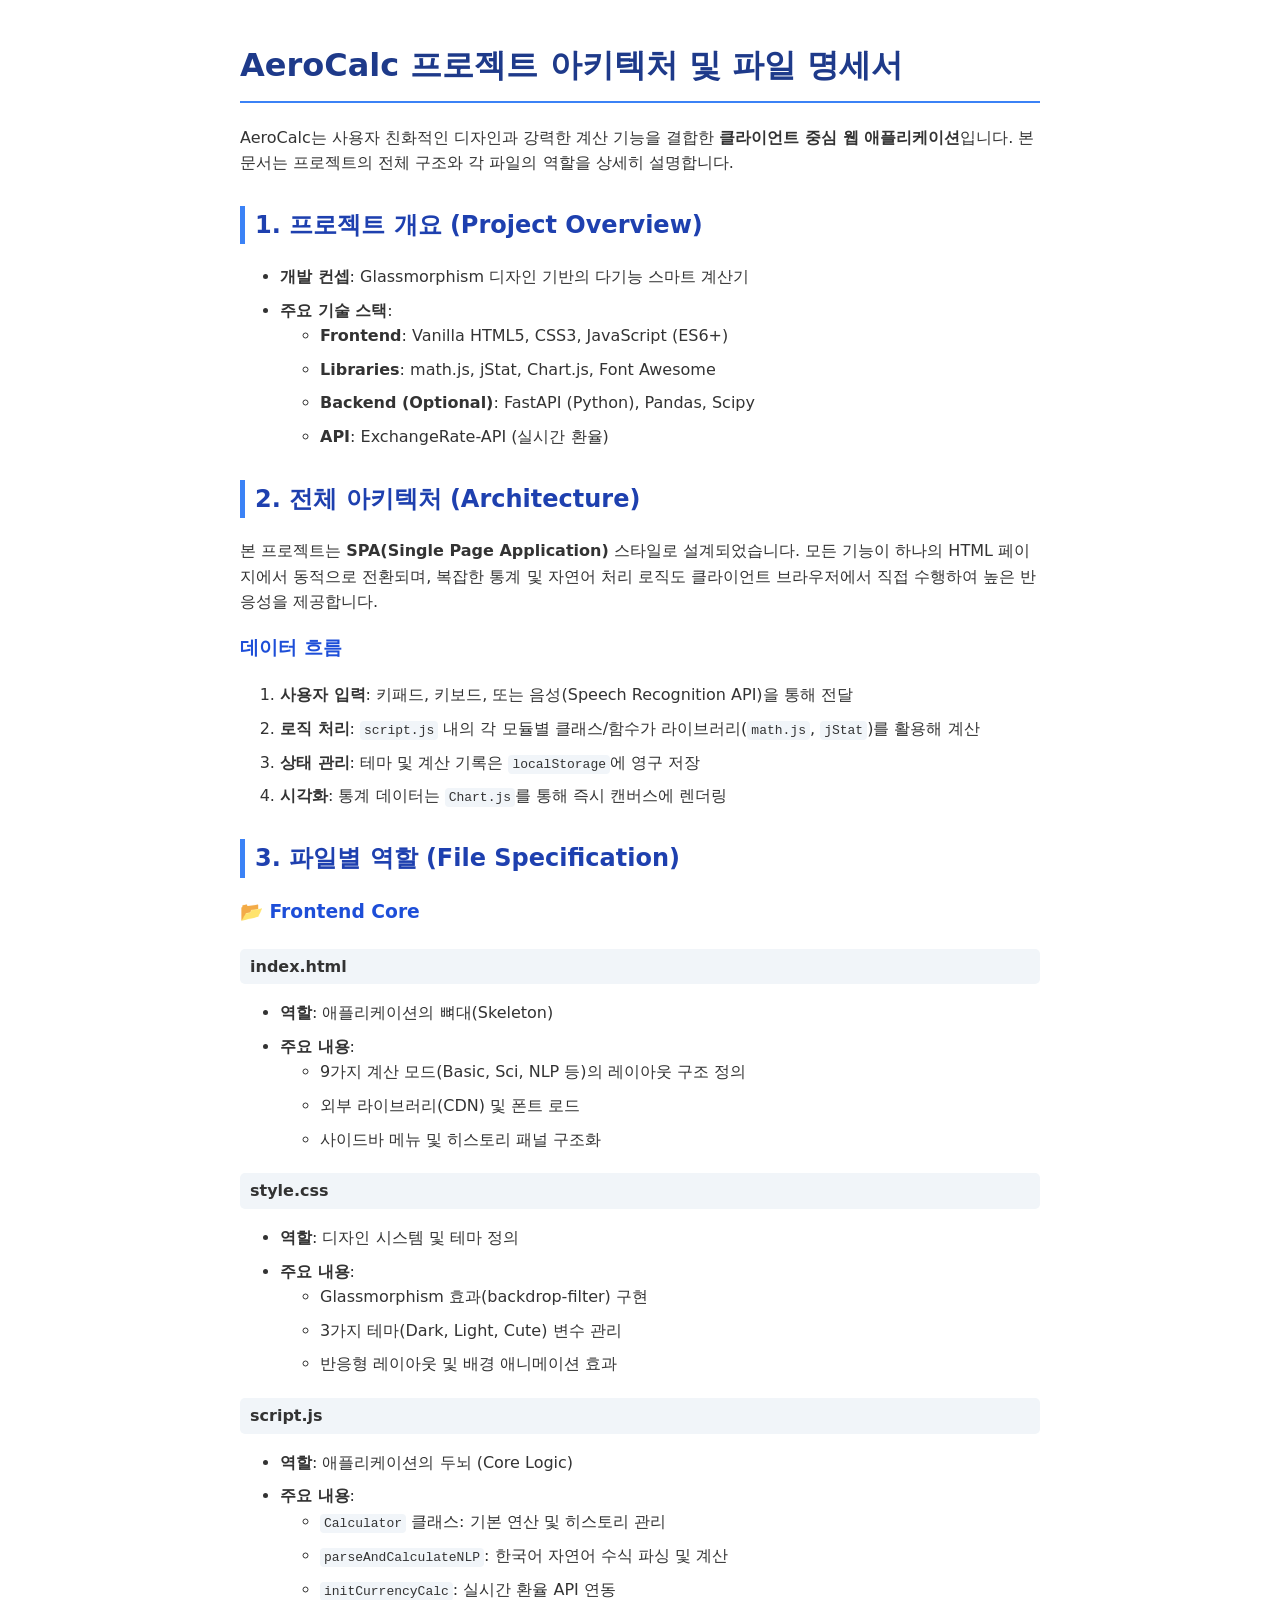
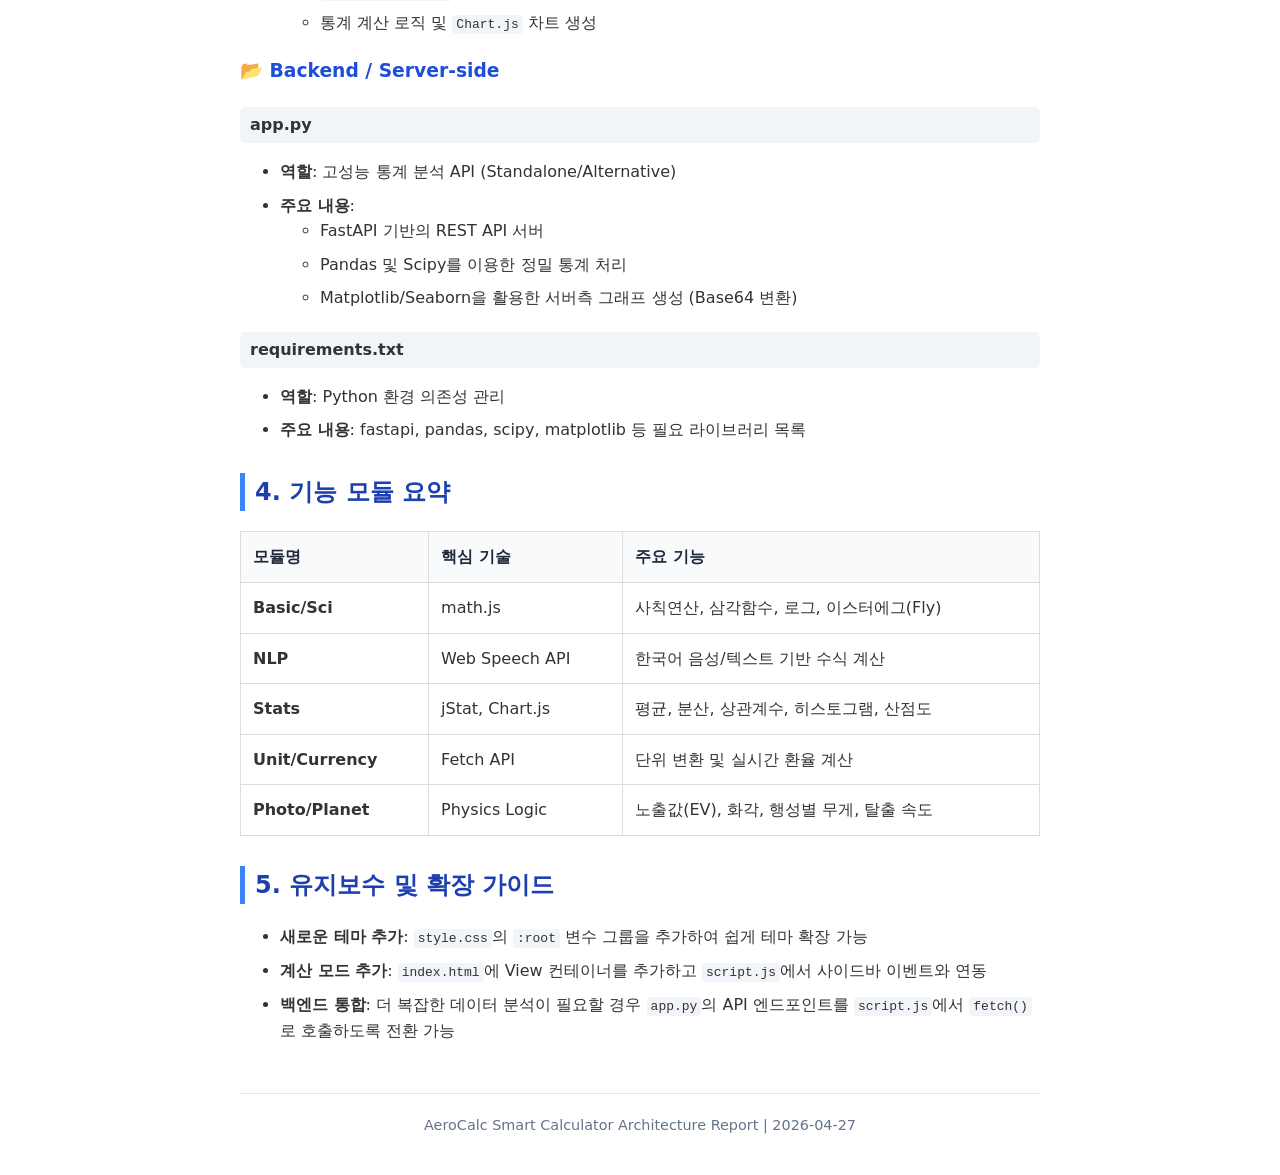
<file: project_architecture.html>
<!DOCTYPE html>
<html lang="ko">
<head>
    <meta charset="UTF-8">
    <title>AeroCalc 프로젝트 아키텍처 및 파일 명세서</title>
    <style>
        body { font-family: 'Pretendard', -apple-system, BlinkMacSystemFont, system-ui, Roboto, 'Helvetica Neue', 'Segoe UI', 'Apple SD Gothic Neo', 'Noto Sans KR', 'Malgun Gothic', sans-serif; line-height: 1.6; color: #333; max-width: 800px; margin: 40px auto; padding: 0 20px; }
        h1 { border-bottom: 2px solid #3b82f6; padding-bottom: 10px; color: #1e3a8a; }
        h2 { border-left: 5px solid #3b82f6; padding-left: 10px; margin-top: 30px; color: #1e40af; }
        h3 { color: #1d4ed8; }
        h4 { background: #f1f5f9; padding: 5px 10px; border-radius: 5px; margin-bottom: 5px; }
        p { margin-bottom: 15px; }
        ul { margin-bottom: 20px; }
        li { margin-bottom: 8px; }
        table { width: 100%; border-collapse: collapse; margin: 20px 0; }
        th, td { border: 1px solid #ddd; padding: 12px; text-align: left; }
        th { background-color: #f8fafc; color: #1e293b; }
        code { background: #f1f5f9; padding: 2px 4px; border-radius: 4px; font-family: monospace; }
        .footer { margin-top: 50px; text-align: center; color: #64748b; font-size: 0.9rem; border-top: 1px solid #e2e8f0; padding-top: 20px; }
        @media print {
            body { margin: 20mm; }
            h1, h2, h3 { page-break-after: avoid; }
            table { page-break-inside: auto; }
            tr { page-break-inside: avoid; page-break-after: auto; }
        }
    </style>
</head>
<body>
    <h1>AeroCalc 프로젝트 아키텍처 및 파일 명세서</h1>
    <p>AeroCalc는 사용자 친화적인 디자인과 강력한 계산 기능을 결합한 <strong>클라이언트 중심 웹 애플리케이션</strong>입니다. 본 문서는 프로젝트의 전체 구조와 각 파일의 역할을 상세히 설명합니다.</p>

    <h2>1. 프로젝트 개요 (Project Overview)</h2>
    <ul>
        <li><strong>개발 컨셉</strong>: Glassmorphism 디자인 기반의 다기능 스마트 계산기</li>
        <li><strong>주요 기술 스택</strong>:
            <ul>
                <li><strong>Frontend</strong>: Vanilla HTML5, CSS3, JavaScript (ES6+)</li>
                <li><strong>Libraries</strong>: math.js, jStat, Chart.js, Font Awesome</li>
                <li><strong>Backend (Optional)</strong>: FastAPI (Python), Pandas, Scipy</li>
                <li><strong>API</strong>: ExchangeRate-API (실시간 환율)</li>
            </ul>
        </li>
    </ul>

    <h2>2. 전체 아키텍처 (Architecture)</h2>
    <p>본 프로젝트는 <strong>SPA(Single Page Application)</strong> 스타일로 설계되었습니다. 모든 기능이 하나의 HTML 페이지에서 동적으로 전환되며, 복잡한 통계 및 자연어 처리 로직도 클라이언트 브라우저에서 직접 수행하여 높은 반응성을 제공합니다.</p>

    <h3>데이터 흐름</h3>
    <ol>
        <li><strong>사용자 입력</strong>: 키패드, 키보드, 또는 음성(Speech Recognition API)을 통해 전달</li>
        <li><strong>로직 처리</strong>: <code>script.js</code> 내의 각 모듈별 클래스/함수가 라이브러리(<code>math.js</code>, <code>jStat</code>)를 활용해 계산</li>
        <li><strong>상태 관리</strong>: 테마 및 계산 기록은 <code>localStorage</code>에 영구 저장</li>
        <li><strong>시각화</strong>: 통계 데이터는 <code>Chart.js</code>를 통해 즉시 캔버스에 렌더링</li>
    </ol>

    <h2>3. 파일별 역할 (File Specification)</h2>

    <h3>📂 Frontend Core</h3>
    <h4>index.html</h4>
    <ul>
        <li><strong>역할</strong>: 애플리케이션의 뼈대(Skeleton)</li>
        <li><strong>주요 내용</strong>:
            <ul>
                <li>9가지 계산 모드(Basic, Sci, NLP 등)의 레이아웃 구조 정의</li>
                <li>외부 라이브러리(CDN) 및 폰트 로드</li>
                <li>사이드바 메뉴 및 히스토리 패널 구조화</li>
            </ul>
        </li>
    </ul>

    <h4>style.css</h4>
    <ul>
        <li><strong>역할</strong>: 디자인 시스템 및 테마 정의</li>
        <li><strong>주요 내용</strong>:
            <ul>
                <li>Glassmorphism 효과(backdrop-filter) 구현</li>
                <li>3가지 테마(Dark, Light, Cute) 변수 관리</li>
                <li>반응형 레이아웃 및 배경 애니메이션 효과</li>
            </ul>
        </li>
    </ul>

    <h4>script.js</h4>
    <ul>
        <li><strong>역할</strong>: 애플리케이션의 두뇌 (Core Logic)</li>
        <li><strong>주요 내용</strong>:
            <ul>
                <li><code>Calculator</code> 클래스: 기본 연산 및 히스토리 관리</li>
                <li><code>parseAndCalculateNLP</code>: 한국어 자연어 수식 파싱 및 계산</li>
                <li><code>initCurrencyCalc</code>: 실시간 환율 API 연동</li>
                <li>통계 계산 로직 및 <code>Chart.js</code> 차트 생성</li>
            </ul>
        </li>
    </ul>

    <h3>📂 Backend / Server-side</h3>
    <h4>app.py</h4>
    <ul>
        <li><strong>역할</strong>: 고성능 통계 분석 API (Standalone/Alternative)</li>
        <li><strong>주요 내용</strong>:
            <ul>
                <li>FastAPI 기반의 REST API 서버</li>
                <li>Pandas 및 Scipy를 이용한 정밀 통계 처리</li>
                <li>Matplotlib/Seaborn을 활용한 서버측 그래프 생성 (Base64 변환)</li>
            </ul>
        </li>
    </ul>

    <h4>requirements.txt</h4>
    <ul>
        <li><strong>역할</strong>: Python 환경 의존성 관리</li>
        <li><strong>주요 내용</strong>: fastapi, pandas, scipy, matplotlib 등 필요 라이브러리 목록</li>
    </ul>

    <h2>4. 기능 모듈 요약</h2>
    <table>
        <thead>
            <tr>
                <th>모듈명</th>
                <th>핵심 기술</th>
                <th>주요 기능</th>
            </tr>
        </thead>
        <tbody>
            <tr>
                <td><strong>Basic/Sci</strong></td>
                <td>math.js</td>
                <td>사칙연산, 삼각함수, 로그, 이스터에그(Fly)</td>
            </tr>
            <tr>
                <td><strong>NLP</strong></td>
                <td>Web Speech API</td>
                <td>한국어 음성/텍스트 기반 수식 계산</td>
            </tr>
            <tr>
                <td><strong>Stats</strong></td>
                <td>jStat, Chart.js</td>
                <td>평균, 분산, 상관계수, 히스토그램, 산점도</td>
            </tr>
            <tr>
                <td><strong>Unit/Currency</strong></td>
                <td>Fetch API</td>
                <td>단위 변환 및 실시간 환율 계산</td>
            </tr>
            <tr>
                <td><strong>Photo/Planet</strong></td>
                <td>Physics Logic</td>
                <td>노출값(EV), 화각, 행성별 무게, 탈출 속도</td>
            </tr>
        </tbody>
    </table>

    <h2>5. 유지보수 및 확장 가이드</h2>
    <ul>
        <li><strong>새로운 테마 추가</strong>: <code>style.css</code>의 <code>:root</code> 변수 그룹을 추가하여 쉽게 테마 확장 가능</li>
        <li><strong>계산 모드 추가</strong>: <code>index.html</code>에 View 컨테이너를 추가하고 <code>script.js</code>에서 사이드바 이벤트와 연동</li>
        <li><strong>백엔드 통합</strong>: 더 복잡한 데이터 분석이 필요할 경우 <code>app.py</code>의 API 엔드포인트를 <code>script.js</code>에서 <code>fetch()</code>로 호출하도록 전환 가능</li>
    </ul>

    <div class="footer">
        AeroCalc Smart Calculator Architecture Report | 2026-04-27
    </div>
</body>
</html>
</file>
